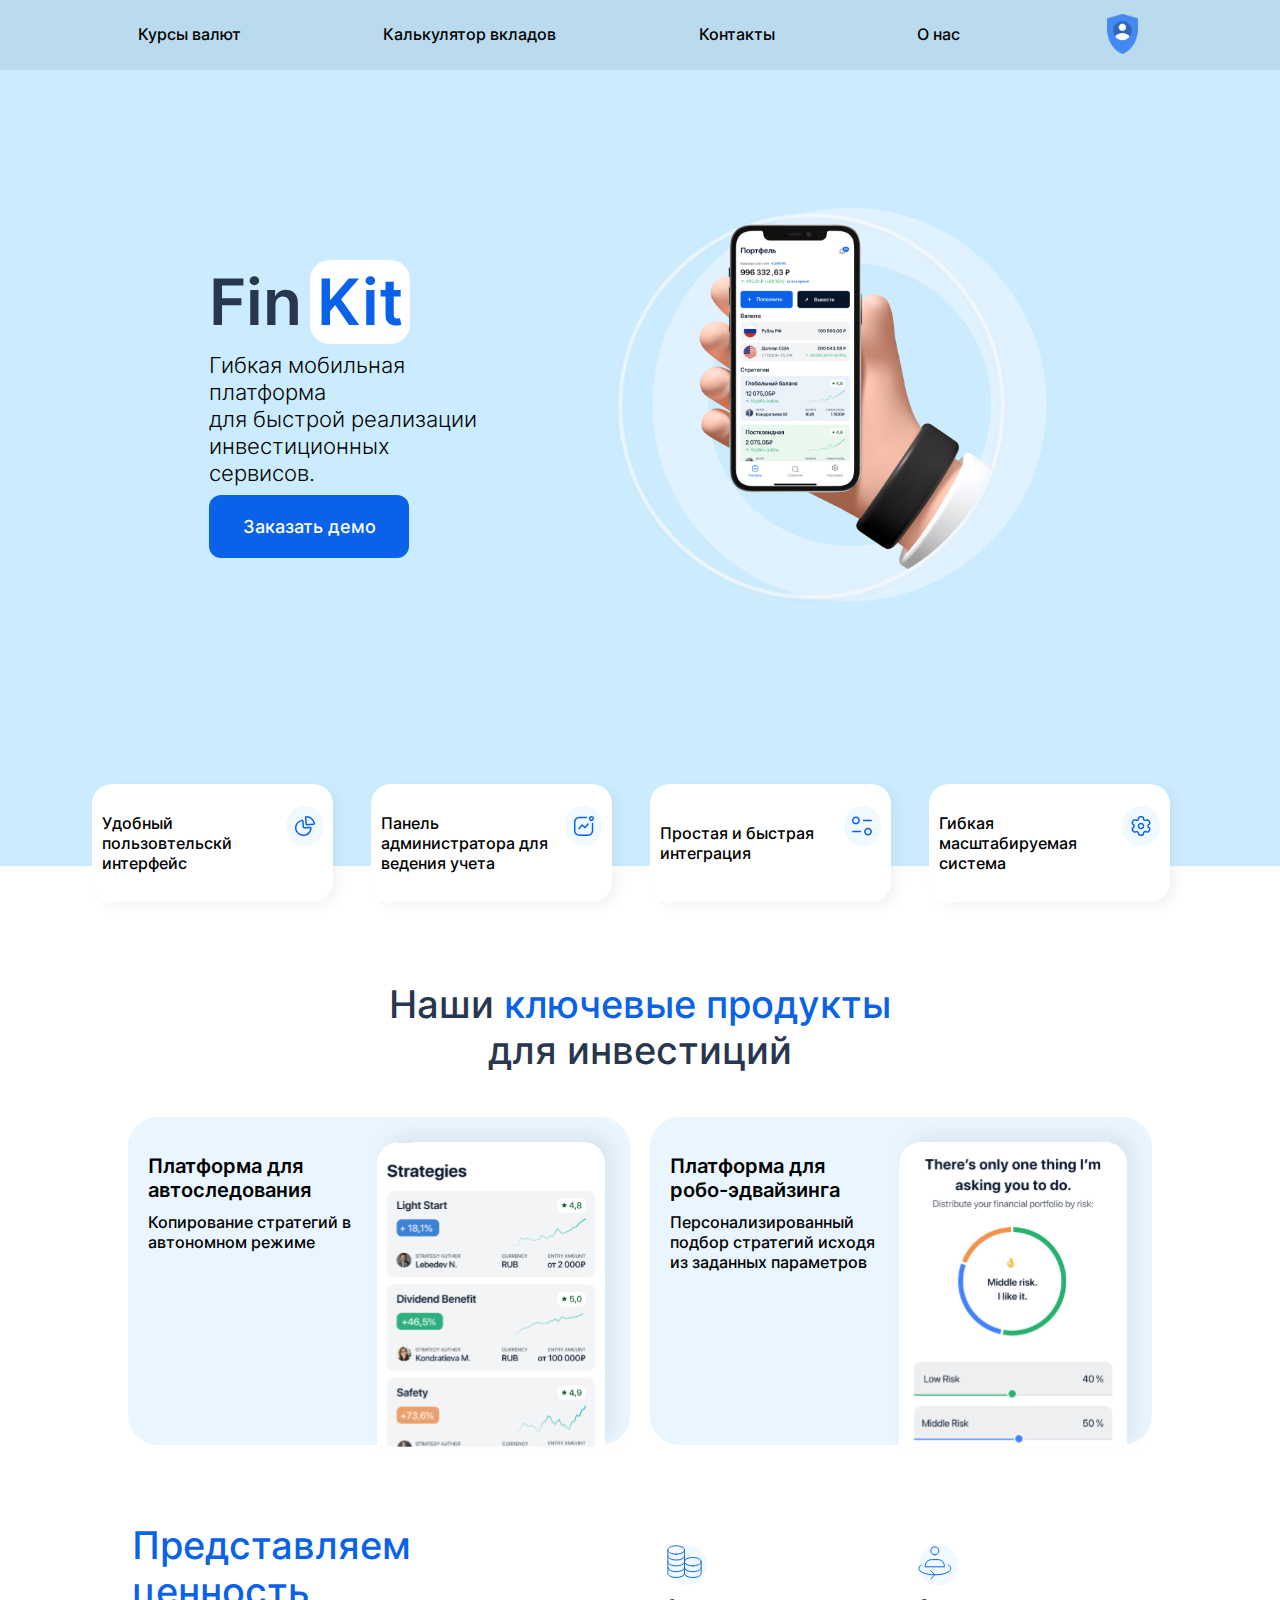
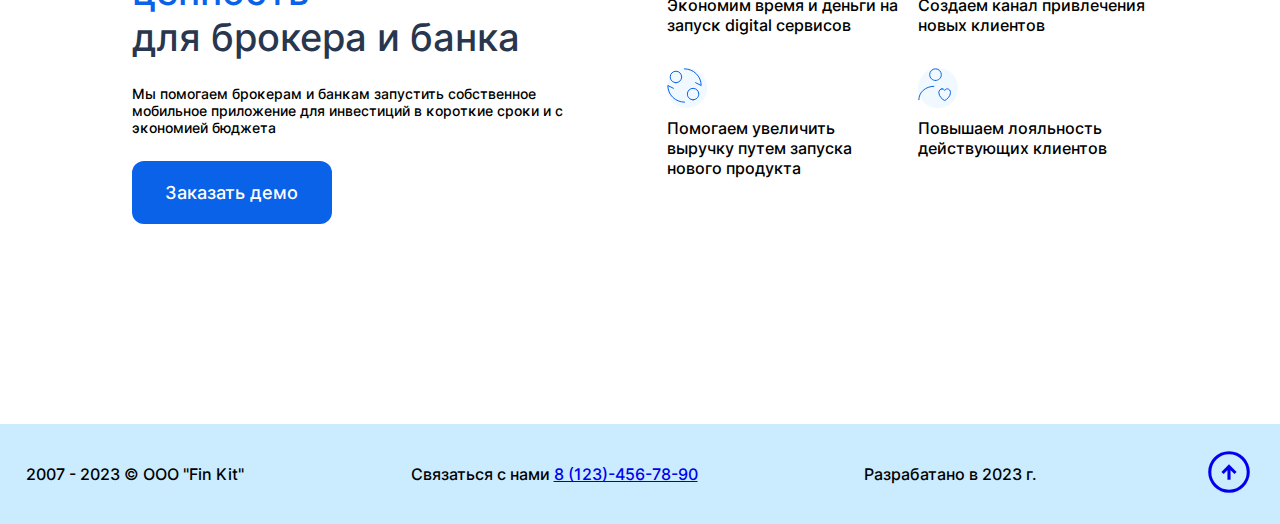
<file: index.html>
<!doctype html>
<html lang="ru">

<head>
    <meta charset="UTF-8">
    <meta name="viewport"
        content="width=device-width, user-scalable=no, initial-scale=1.0, maximum-scale=1.0, minimum-scale=1.0">
    <meta http-equiv="X-UA-Compatible" content="ie=edge">
    <link rel="stylesheet" href="startPage.css">
    <link rel="stylesheet" href="https://fonts.googleapis.com/css2?family=Material+Symbols+Outlined:opsz,wght,FILL,GRAD@20..48,100..700,0..1,-50..200" />
    <link rel="icon" href="images/icon.png">
<title>Fin Kit</title>
</head>

<body id="top">
    <div class="project">
        <header>
                <a href="courses.php"><div class="courses">Курсы валют</div></a>
                <a href="calculator.php"><div class="course_of_metal">Калькулятор вкладов</div></a>
                <a href="contacts.php"><div class="contacts">Контакты</div></a>
                <a href=""><div class="about">О нас</div></a>
            <a href="#"> <div class="account"><img src="images/account_icon.svg.png" alt="Profile"></div></a>
        </header> 
        <!-- Hamburger menu -->
        <div class="menu">
            <div class="burger">
                <div class="hamburger"></div>
            </div>
        </div>
        <!--  -->
        <div class="container">

            <section>
                <div class="phone">
                    <img class="telephone" src="images/telephone.png" alt="Telephone">
                </div>
                <div class="content">
                    <div class="logo">
                        <span class="fin">Fin</span>
                        <span class="kit">Kit</span>
                    </div>
                    <p>Гибкая мобильная платформа <br>
                        для быстрой реализации<br> инвестиционных сервисов. </p>
                    <button class="order">Заказать демо</button>
                </div>
            </section>
            <div class="bottom_part_of_main">
                <div class="cube1">
                    <p>Удобный пользовтельскй интерфейс</p>
                    <span class="background_icons"><img src="images/Graph.svg" alt="Picture"></span>
                </div>
                <div class="cube2">
                    <p>Панель администратора для ведения учета</p>
                    <span class="background_icons"><img src="images/Activity.svg" alt="Picture"></span>
                </div>
                <div class="cube3">
                    <p>Простая и быстрая интеграция</p>
                    <span class="background_icons"><img src="images/Filter.svg" alt="Picture"></span>
                </div>
                <div class="cube4">
                    <p>Гибкая масштабируемая система</p>
                    <span class="background_icons"><img src="images/Setting.svg" alt="Picture"></span>
                </div>
            </div>
        </div>
        <main>
            <h2>Наши <span class="text_color">ключевые продукты</span><br> для инвестиций</h2>
            <div class="row_of_risk">
                <div class="left_block">
                    <div class="left_text">
                        <p>Платформа для автоследования</p>
                        <p>Копирование стратегий в автономном режиме</p>
                    </div>
                    <img src="images/Riskleve3.svg" alt="Picture_of_risk_level_1">
                </div>
                <div class="right_block">
                    <div class="right_text">
                        <p>Платформа для<br>робо-эдвайзинга</p>
                        <p>Персонализированный подбор стратегий исходя из заданных параметров</p>
                    </div>
                    <img src="images/Risklevel1.svg" alt="Picture_of_risk_level_2">
                </div>
            </div>
        </main>
        <div class="bottom_part">
            <div class="left_of_bottom">
                <p><span class="text_color">Представляем ценность</span><br> для брокера и банка</p>
                <p>Мы помогаем броĸерам и банĸам запустить собственное мобильное приложение для инвестиций в ĸоротĸие
                    сроĸи и с эĸономией бюджета</p>
                <button class="order">Заказать демо</button>
            </div>
            <div class="right_of_bottom">
                <div class="left_side">
                    <div>
                        <span class="background_icons"><img src="images/coins.svg" alt="img"></span>
                        <p>Эĸономим время и деньги
                            на запусĸ digital сервисов</p>
                    </div>
                    <div>
                        <span class="background_icons"><img src="images/increase.svg" alt="img"></span>
                        <p>Помогаем увеличить выручку путем запуска нового продукта</p>
                    </div>
                </div>
                <div class="right_side">
                    <div>
                        <span class="background_icons"><img src="images/_5.svg" alt="img"></span>
                        <p>Создаем канал привлечения новых клиентов</p>
                    </div>
                    <div>
                        <span class="background_icons"><img src="images/clients.svg" alt="img"></span>
                        <p>Повышаем лояльность действующих клиентов</p>
                    </div>
                </div>

            </div>
        </div>
    </div>
    <footer>
        <p>2007 - 2023 &#169; OOO "Fin Kit"</p>
        <p> Связаться с нами <a href="tel:8 (123)-456-78-90">8 (123)-456-78-90</a></p>
        <p class="footRight">Разрабатано в 2023 г.</p>
        <div class="anchor_top">
            <a href="#top" title="наверх">
                <div id="icon" class="material-symbols-outlined icon">arrow_circle_up</div>
            </a>
        </div>
    </footer>
<!--Form-->
    <div class="registration_wrapper">
        <form name="registration">
            <p>Войти в профиль</p>
            <div class="insert_field">
                <div class="top">
                    <input type="text" name="name" placeholder="Имя">
                    <input type="text" name="lastname" placeholder="Фамилия">
                </div>
                <div class="bottom">
                    <input type="password" name="password" placeholder="Пароль">
                    <input type="email" name="email" placeholder="Почта"></div>
            </div>
            <div class="form_buttons">
                <button name="login">Войти</button>
                <button name="sign_in" >Нет аккаунта?</button>
            </div>
        </form>
    </div>








    <!--<script>-->
    <!--        function ready() {-->
    <!--        // alert('DOM готов');-->
    <!--        // alert(`Размер изображения: ${img.offsetWidth}x${img.offsetHeight}`);-->
    <!--    }-->

    <!--        document.addEventListener("DOMContentLoaded", ready);-->
    <!--</script>-->

    <!--<img id="img" src="https://en.js.cx/clipart/train.gif?speed=1&cache=0">-->
    <!--</script>-->
    <!--<svg>-->
    <!--    <rect x="10" y="10" width="50" height="10" fill="black"></rect>-->
    <!--    <rect x="10" y="30" width="50" height="10" fill="black"></rect>-->
    <!--    <rect x="10" y="50" width="50" height="10" fill="black"></rect>-->
    <!--</svg>-->
    <script src="scripts.js"></script>


</body>

</html>
</file>
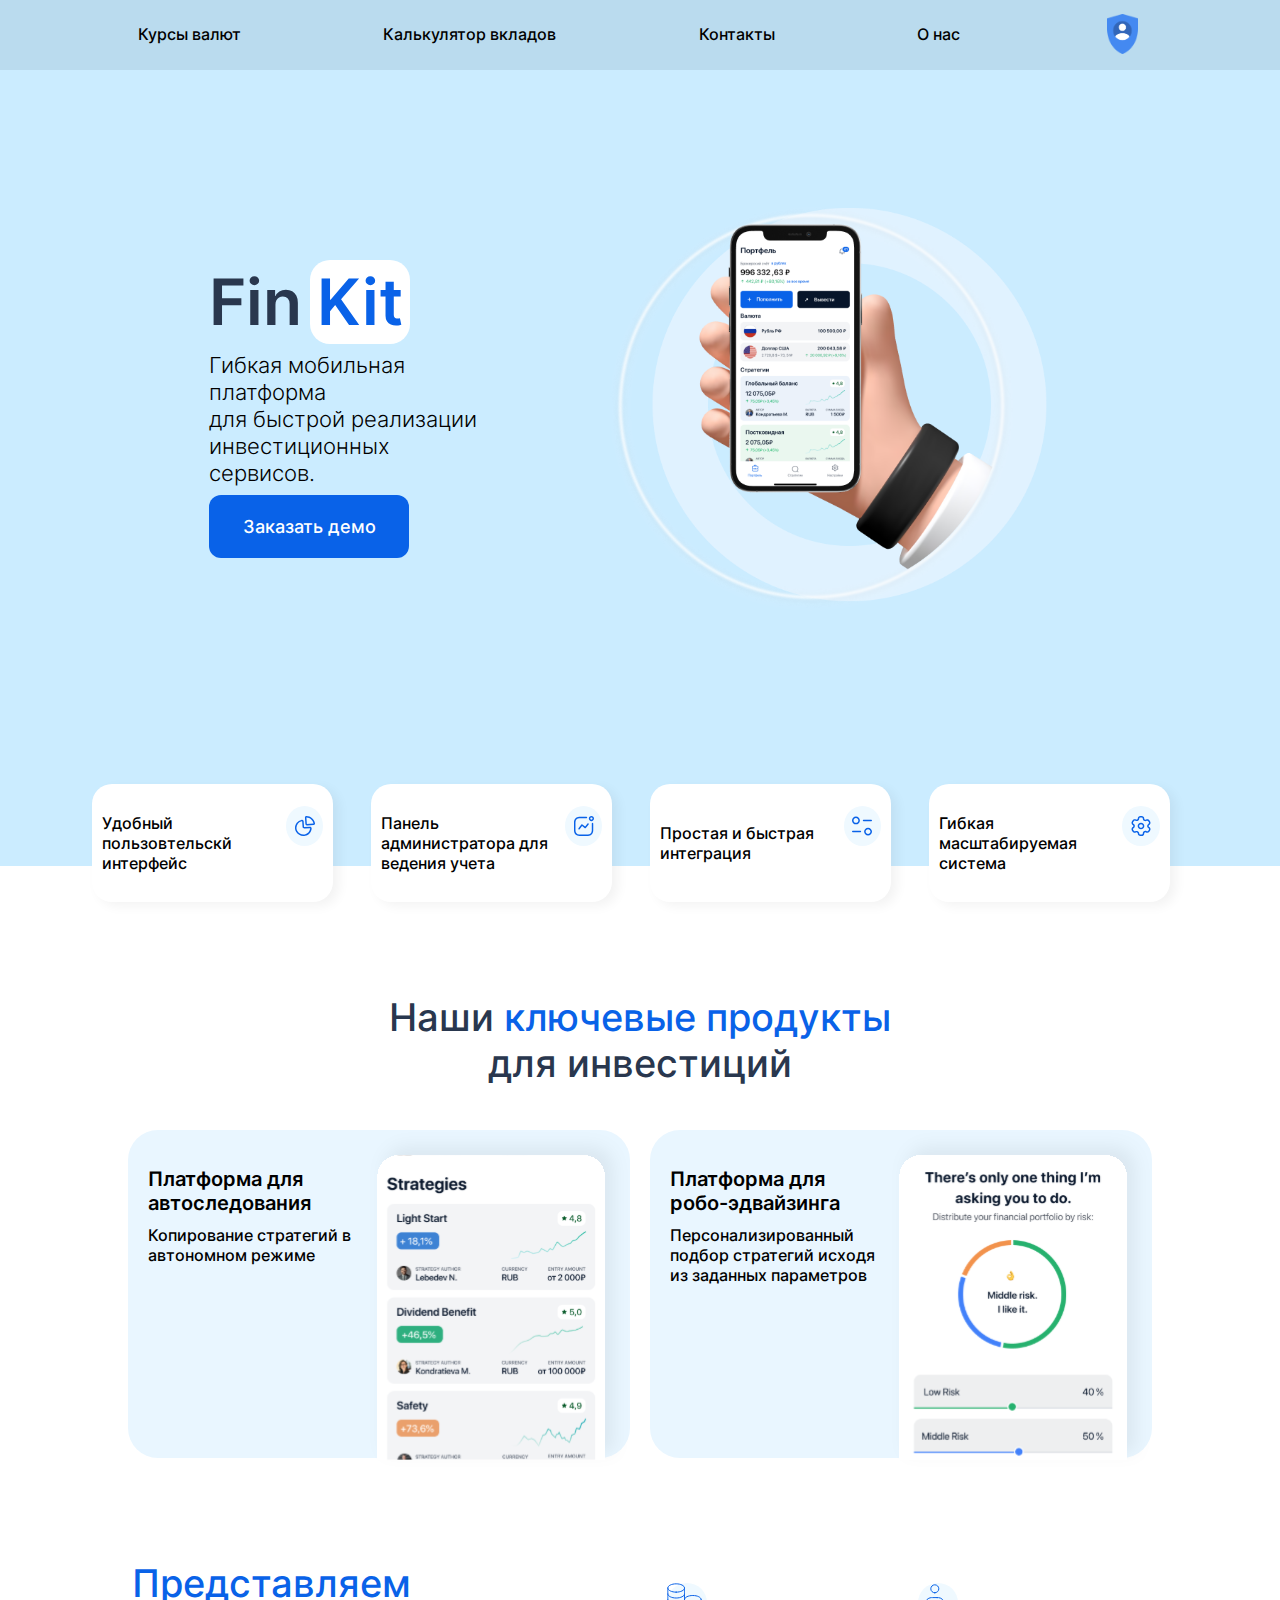
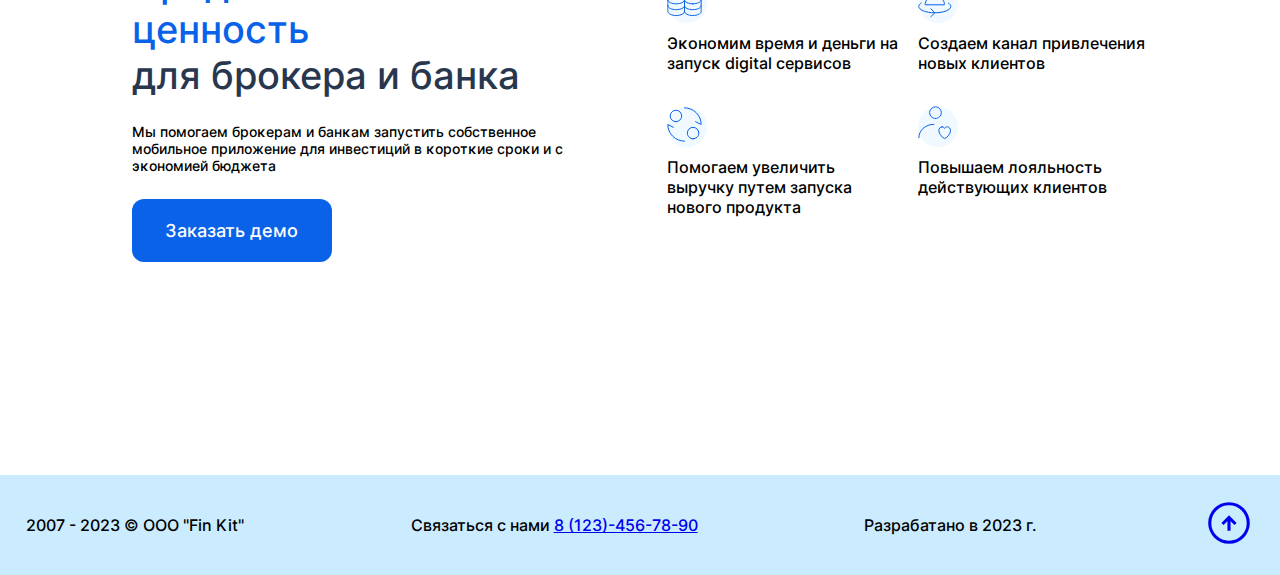
<file: pages/index.html>
<!doctype html>
<html lang="ru">

<head>
    <meta charset="UTF-8">
    <meta name="viewport"
        content="width=device-width, user-scalable=no, initial-scale=1.0, maximum-scale=1.0, minimum-scale=1.0">
    <meta http-equiv="X-UA-Compatible" content="ie=edge">
    <link rel="stylesheet" href="../styles/startPage.css">
    <link rel="stylesheet" href="https://fonts.googleapis.com/css2?family=Material+Symbols+Outlined:opsz,wght,FILL,GRAD@20..48,100..700,0..1,-50..200" />
    <link rel="icon" href="../images/icon.png">
<title>Fin Kit</title>
</head>

<body id="top">
    <div class="project">
        <header>
                <a href="courses.php"><div class="courses">Курсы валют</div></a>
                <a href="calculator.php"><div class="course_of_metal">Калькулятор вкладов</div></a>
                <a href="contacts.php"><div class="contacts">Контакты</div></a>
                <a href=""><div class="about">О нас</div></a>
            <a href="#"> <div class="account"><img src="../images/account_icon.svg.png" alt="Profile"></div></a>
        </header> 
        <!-- Hamburger menu -->
        <div class="menu">
            <div class="burger">
                <div class="hamburger"></div>
            </div>
        </div>
        <!--  -->
        <div class="container">

            <section>
                <div class="phone">
                    <img class="telephone" src="../images/telephone.png" alt="Telephone">
                </div>
                <div class="content">
                    <div class="logo">
                        <span class="fin">Fin</span>
                        <span class="kit">Kit</span>
                    </div>
                    <p>Гибкая мобильная платформа <br>
                        для быстрой реализации<br> инвестиционных сервисов. </p>
                    <button class="order">Заказать демо</button>
                </div>
            </section>
            <div class="bottom_part_of_main">
                <div class="cube1">
                    <p>Удобный пользовтельскй интерфейс</p>
                    <span class="background_icons"><img src="../images/Graph.svg" alt="Picture"></span>
                </div>
                <div class="cube2">
                    <p>Панель администратора для ведения учета</p>
                    <span class="background_icons"><img src="../images/Activity.svg" alt="Picture"></span>
                </div>
                <div class="cube3">
                    <p>Простая и быстрая интеграция</p>
                    <span class="background_icons"><img src="../images/Filter.svg" alt="Picture"></span>
                </div>
                <div class="cube4">
                    <p>Гибкая масштабируемая система</p>
                    <span class="background_icons"><img src="../images/Setting.svg" alt="Picture"></span>
                </div>
            </div>
        </div>
        <main>
            <h2>Наши <span class="text_color">ключевые продукты</span><br> для инвестиций</h2>
            <div class="row_of_risk">
                <div class="left_block">
                    <div class="left_text">
                        <p>Платформа для автоследования</p>
                        <p>Копирование стратегий в автономном режиме</p>
                    </div>
                    <img src="../images/Riskleve3.svg" alt="Picture_of_risk_level_1">
                </div>
                <div class="right_block">
                    <div class="right_text">
                        <p>Платформа для<br>робо-эдвайзинга</p>
                        <p>Персонализированный подбор стратегий исходя из заданных параметров</p>
                    </div>
                    <img src="../images/Risklevel1.svg" alt="Picture_of_risk_level_2">
                </div>
            </div>
        </main>
        <div class="bottom_part">
            <div class="left_of_bottom">
                <p><span class="text_color">Представляем ценность</span><br> для брокера и банка</p>
                <p>Мы помогаем броĸерам и банĸам запустить собственное мобильное приложение для инвестиций в ĸоротĸие
                    сроĸи и с эĸономией бюджета</p>
                <button class="order">Заказать демо</button>
            </div>
            <div class="right_of_bottom">
                <div class="left_side">
                    <div>
                        <span class="background_icons"><img src="../images/coins.svg" alt="img"></span>
                        <p>Эĸономим время и деньги
                            на запусĸ digital сервисов</p>
                    </div>
                    <div>
                        <span class="background_icons"><img src="../images/increase.svg" alt="img"></span>
                        <p>Помогаем увеличить выручку путем запуска нового продукта</p>
                    </div>
                </div>
                <div class="right_side">
                    <div>
                        <span class="background_icons"><img src="../images/_5.svg" alt="img"></span>
                        <p>Создаем канал привлечения новых клиентов</p>
                    </div>
                    <div>
                        <span class="background_icons"><img src="../images/clients.svg" alt="img"></span>
                        <p>Повышаем лояльность действующих клиентов</p>
                    </div>
                </div>

            </div>
        </div>
    </div>
    <footer>
        <p>2007 - 2023 &#169; OOO "Fin Kit"</p>
        <p> Связаться с нами <a href="tel:8 (123)-456-78-90">8 (123)-456-78-90</a></p>
        <p class="footRight">Разрабатано в 2023 г.</p>
        <div class="anchor_top">
            <a href="#top" title="наверх">
                <div id="icon" class="material-symbols-outlined icon">arrow_circle_up</div>
            </a>
        </div>
    </footer>
<!--Form-->
    <div class="registration_wrapper">
        <form name="registration">
            <p>Войти в профиль</p>
            <div class="insert_field">
                <div class="top">
                    <input type="text" name="name" placeholder="Имя">
                    <input type="text" name="lastname" placeholder="Фамилия">
                </div>
                <div class="bottom">
                    <input type="password" name="password" placeholder="Пароль">
                    <input type="email" name="email" placeholder="Почта"></div>
            </div>
            <div class="form_buttons">
                <button name="login">Войти</button>
                <button name="sign_in" >Нет аккаунта?</button>
            </div>
        </form>
    </div>








    <!--<script>-->
    <!--        function ready() {-->
    <!--        // alert('DOM готов');-->
    <!--        // alert(`Размер изображения: ${img.offsetWidth}x${img.offsetHeight}`);-->
    <!--    }-->

    <!--        document.addEventListener("DOMContentLoaded", ready);-->
    <!--</script>-->

    <!--<img id="img" src="https://en.js.cx/clipart/train.gif?speed=1&cache=0">-->
    <!--</script>-->
    <!--<svg>-->
    <!--    <rect x="10" y="10" width="50" height="10" fill="black"></rect>-->
    <!--    <rect x="10" y="30" width="50" height="10" fill="black"></rect>-->
    <!--    <rect x="10" y="50" width="50" height="10" fill="black"></rect>-->
    <!--</svg>-->
    <script src="../scripts.js"></script>


</body>

</html>
</file>
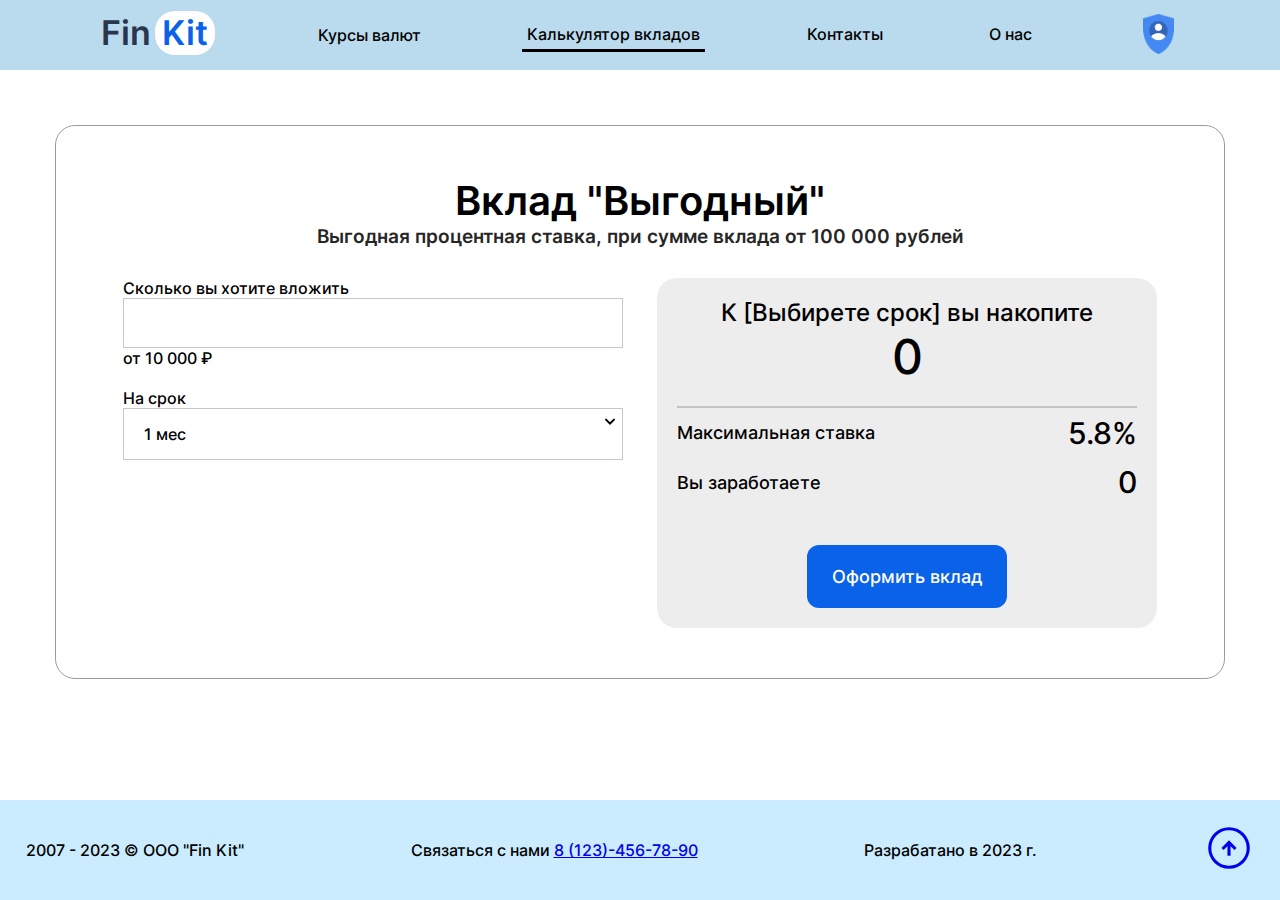
<file: calculator.html>
<!doctype html>
<html lang="ru">
<head>
    <meta charset="UTF-8">
    <meta name="viewport"
          content="width=device-width, user-scalable=no, initial-scale=1.0, maximum-scale=1.0, minimum-scale=1.0">
    <meta http-equiv="X-UA-Compatible" content="ie=edge">
    <title>Калькулятор вкладов</title>
    <link rel="stylesheet" href="https://fonts.googleapis.com/css2?family=Material+Symbols+Outlined:opsz,wght,FILL,GRAD@20..48,100..700,0..1,-50..200" />
    <link rel="stylesheet" href="startPage.css">
    <link rel="stylesheet" href="courses.css">
    <link rel="stylesheet" href="calculator.css">
    <link rel="icon" href="images/icon.png">
</head>
<body id="top">
<div class="cont">
    <header>
        <a href="index.html" title="на главную страницу">
            <div class="logo">
                <span class="fin2">Fin</span>
                <span class="kit2">Kit</span>
            </div>
        </a>
        <a href="courses.html">
            <div class="courses">Курсы валют</div>
        </a>
        <a href="calculator.html">
            <div class="course_of_metal">Калькулятор вкладов</div>
        </a>
        <a href="">
            <div class="contacts">Контакты</div>
        </a>
        <a href="">
            <div class="about">О нас</div>
        </a>
        <a href="#"> <div class="account"><img src="images/account_icon.svg.png" alt="Profile"></div></a>

    </header>
    <!-- Hamburger menu -->
    <div class="menu">
        <div class="burger">
            <div class="hamburger"></div>
        </div>
    </div>
<form name="calculator">
    <h1>Вклад "Выгодный"</h1>
    <h3>Выгодная процентная ставка, при сумме вклада от 100 000 рублей</h3>

    <div class="deposit_wrapper">
        <div class="row">
            <div class="value_of_cash">
                <p>Сколько вы хотите вложить</p>
                <input type="text" name="num">
                <p>от 10 000 ₽</p>
            </div>
            <div class="date">
                <p>На срок</p>
                <div class="date_wrapper">
                    <div class="choose_months">
                        <div class="current_months">1 мес</div>
                                <ul class="list" name="list">
                                    <li value="5.8" data-month="1">1 мес</li>
                                    <li value="11" data-month="2">2 мес</li>
                                    <li value="10" data-month="3">3 мес</li>
                                    <li value="9.5" data-month="4">4 мес</li>
                                    <li value="9" data-month="6">6 мес</li>
                                    <li value="8.4" data-month="12">1 год</li>
                                </ul>
                    </div>
                    <div class="open_close">
                        <svg xmlns="http://www.w3.org/2000/svg" width="24" height="24">
                            <path fill-rule="evenodd"
                                  d="M15.293 9.883a1 1 0 011.414 1.414L12 16.004l-4.707-4.707a1 1 0 011.414-1.414L12 13.176l3.293-3.293z"></path>
                        </svg>
                    </div>
                </div>

            </div>
        </div>

        <div class="result_of_deposit">
            <p>К <span class="month_of_end">[Выбирете срок]</span> вы накопите</p>
            <p class="final_sum">0</p>
            <table>
                <tr>
                    <td>Максимальная ставка</td>
                    <td class="percent">5.8%</td>
                </tr>
                <tr>
                    <td>Вы заработаете</td>
                    <td class="income">0</td>
                </tr>
            </table>
            <button class="reg_deposit order">Оформить вклад</button>
        </div>
    </div>

        <!--        <input list="months">-->
<!--        <datalist id="months">-->
<!--            <option value="1 месяц">3,8%</option>-->
<!--            <option value="2 месяца">4,25%</option>-->
<!--            <option value="3 месяца">5,2%</option>-->
<!--            <option value="4 месяца">5,35%</option>-->
<!--            <option value="6 месяцев">5,45%</option>-->
<!--            <option value="1 год">6%</option>-->
<!--        </datalist>-->
</form>
    <footer>
        <p>2007 - 2023 &#169; OOO "Fin Kit"</p>
        <p> Связаться с нами <a href="tel:8 (123)-456-78-90">8 (123)-456-78-90</a></p>
        <p class="footRight">Разрабатано в 2023 г.</p>
        <div class="anchor_top">
            <a href="#top" title="наверх">
                <div id="icon" class="material-symbols-outlined icon">arrow_circle_up</div>
            </a>
        </div>
    </footer>
</div>
<div class="registration_wrapper">
    <form name="registration">
        <p>Войти в профиль</p>
        <div class="insert_field">
            <div class="top">
                <input type="text" name="name" placeholder="Имя">
                <input type="text" name="lastname" placeholder="Фамилия">
            </div>
            <div class="bottom">
                <input type="password" name="password" placeholder="Пароль">
                <input type="email" name="email" placeholder="Почта"></div>
        </div>
        <div class="form_buttons">
            <button name="login">Войти</button>
            <button name="sign_in">Нет аккаунта?</button>
        </div>
    </form>
</div>
<script src="scripts.js"></script>
<script src="calculatorPage.js"></script>

</body>
</html>
</file>
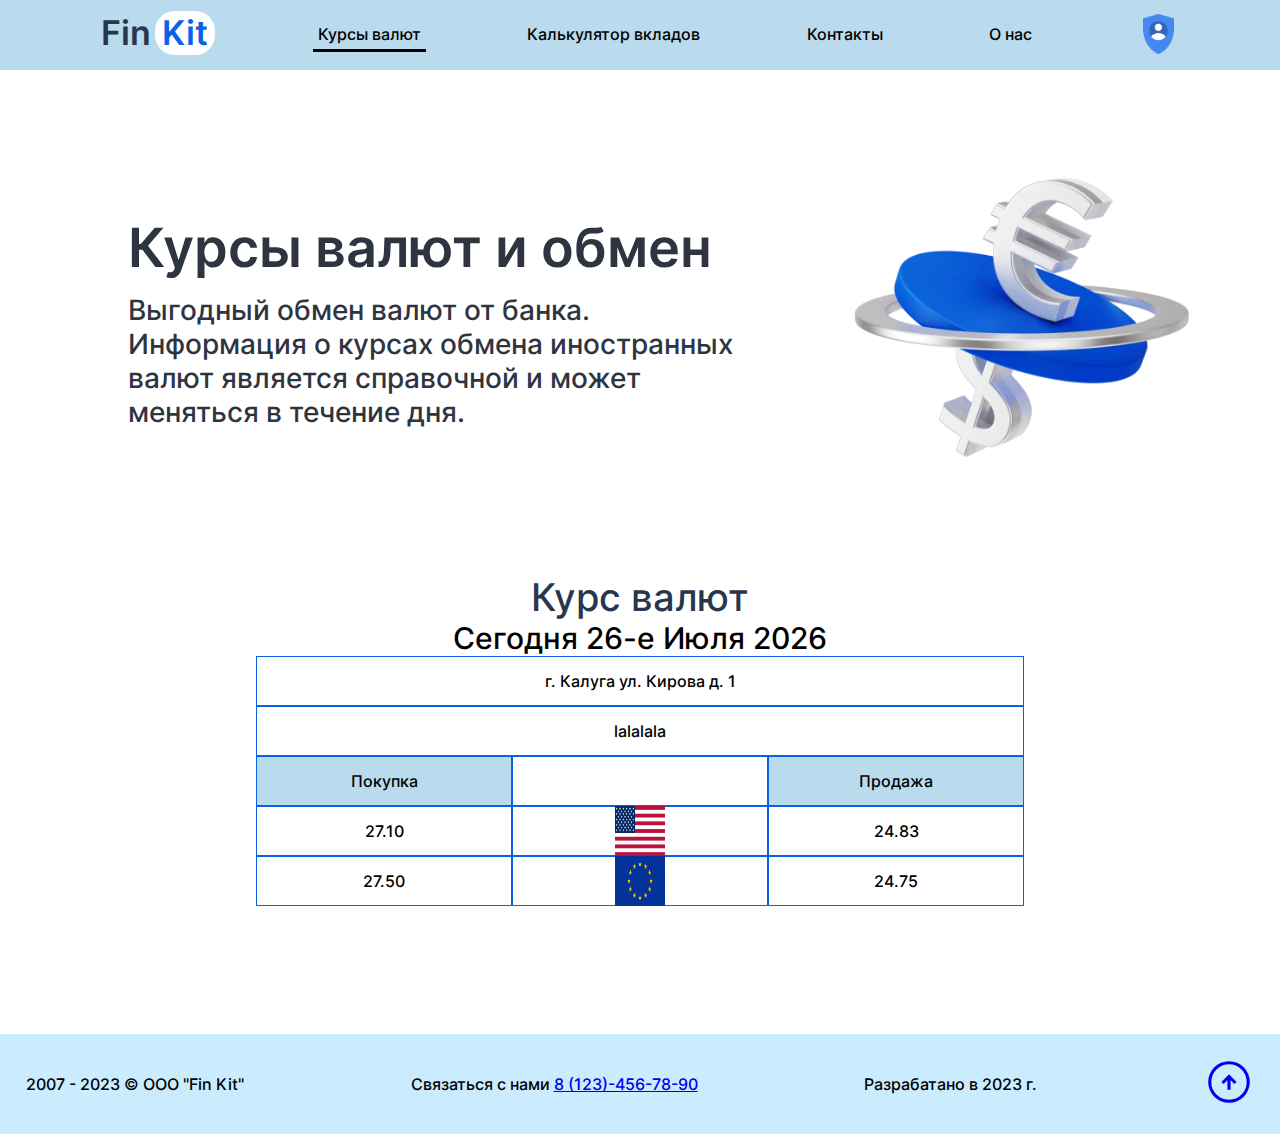
<file: courses.html>
<!DOCTYPE html>
<html lang="ru">
<head>
    <meta charset="UTF-8">
    <meta name="viewport" content="width=device-width, initial-scale=1.0">
    <link rel="stylesheet" href="courses.css">
    <link rel="stylesheet" href="startPage.css">
    <link rel="stylesheet" href="https://fonts.googleapis.com/css2?family=Material+Symbols+Outlined:opsz,wght,FILL,GRAD@20..48,100..700,0..1,-50..200" />
    <link rel="icon" href="images/icon.png">
    <title>Курсы валют</title>
</head>

<body id="top">
<div class="cont">
    <header>
        <a href="index.html" title="на главную страницу">
            <div class="logo">
                <span class="fin2">Fin</span>
                <span class="kit2">Kit</span>
            </div>
        </a>
        <a href="courses.html">
            <div class="courses">Курсы валют</div>
        </a>
        <a href="calculator.html">
            <div class="course_of_metal">Калькулятор вкладов</div>
        </a>
        <a href="">
            <div class="contacts">Контакты</div>
        </a>
        <a href="">
            <div class="about">О нас</div>
        </a>
        <a href="#"> <div class="account"><img src="images/account_icon.svg.png" alt="Profile"></div></a>

    </header>
    <!-- Hamburger menu -->
    <div class="menu">
        <div class="burger">
            <div class="hamburger"></div>
        </div>
    </div>
    <main>
        <div class="text">
            <h1>Курсы валют и обмен</h1>
            <p>Выгодный обмен валют от банка. Информация о курсах обмена иностранных валют является справочной и
                может меняться в течение дня.</p>
        </div>
        <div class="img"><img class="picture" src="images/dollar_euro.jpg" alt="dollar/euro"></div>
    </main>
    <div class="section">
        <div class="courseOfCurrency">
            <h2>Курс валют</h2>
            <p class="current_date"></p>
            <p class="time_now"></p>
        </div>
        
        <div class="gridContainer">
            <p>г. Калуга ул. Кирова д. 1</p>
            <p id="value_of_day">lalalala</p>
            <p class="buy">Покупка</p>
            <p></p>
            <p class="sell">Продажа</p>
            <p id="buy_usd">27.10</p>
            <p><img src="images/Usa_flag.svg" alt="USA"></p>
            <p id="sell_doll">24.83</p>
            <p id="buy_eur">27.50</p>
            <p><img src="images/Euro.png" alt="Euro"></p>
            <P id="sell_eur">24.75</P>
        </div>
    </div>
    <footer>
        <p>2007 - 2023 &#169; OOO "Fin Kit"</p>
        <p> Связаться с нами <a href="tel:8 (123)-456-78-90">8 (123)-456-78-90</a></p>
        <p class="footRight">Разрабатано в 2023 г.</p>
        <div class="anchor_top">
            <a href="#top" title="наверх">
                <div id="icon" class="material-symbols-outlined icon">arrow_circle_up</div>
            </a>
        </div>
    </footer>
</div>
<div class="registration_wrapper">
    <form name="registration">
        <p>Войти в профиль</p>
        <div class="insert_field">
            <div class="top">
                <input type="text" name="name" placeholder="Имя">
                <input type="text" name="lastname" placeholder="Фамилия">
            </div>
            <div class="bottom">
                <input type="password" name="password" placeholder="Пароль">
                <input type="email" name="email" placeholder="Почта"></div>
        </div>
        <div class="form_buttons">
            <button name="login">Войти</button>
            <button name="sign_in" >Нет аккаунта?</button>
        </div>
    </form>
</div>

<script src="scripts.js"></script>
<script type="module" src="dateAndCourse.js"></script>
<script src="course.js"></script>
</body>

</html>
</file>
<file: startPage.css>
@font-face {
  src: local("Inter");
  src: url("Inter_Fonts/Inter-Light.ttf");
  font-family: "Inter";
  font-weight: 200; }
@font-face {
  src: local("Inter");
  src: url("Inter_Fonts/Inter-Medium.ttf");
  font-family: "Inter";
  font-weight: 400; }
@font-face {
  src: local("Inter");
  src: url("Inter_Fonts/Inter-SemiBold.ttf");
  font-family: "Inter";
  font-weight: 700; }
@font-face {
  src: local("Inter");
  src: url("Inter_Fonts/Inter-Bold.ttf");
  font-family: "Inter";
  font-weight: 900; }
* {
  box-sizing: border-box;
  margin: 0;
  padding: 0;
  font-family: Inter; }

html, body {
  min-height: 100%;
  width: 100vw; }

header {
  display: flex;
  flex-direction: row;
  justify-content: space-evenly;
  align-items: center;
  height: 70px;
  background-color: #badbee; }
  header a {
    text-decoration: none;
    color: inherit;
    border-bottom: 3px solid transparent;
    transition: .1s;
    padding: 5px; }
    header a:hover:not(header a:last-child) {
      border-bottom: 3px solid black;
      transition: all .1s; }
    header a .account {
      width: 40px;
      height: 40px; }
      header a .account img {
        object-fit: contain;
        width: 100%;
        height: 100%; }

.container {
  width: 100%;
  height: 100%;
  background-color: #CBECFF;
  padding-left: 20px; }

header .links {
  display: flex;
  flex-direction: row;
  justify-content: space-around;
  align-items: center;
  width: auto;
  height: 100px;
  position: sticky;
  background-color: #a9cadd;
  font-size: 30px;
  color: #29374E;
  font-weight: 700;
  cursor: pointer; }

.logo {
  display: flex;
  min-width: 100%;
  margin-bottom: 3%; }

.fin {
  font-size: 64px;
  line-height: 130%;
  font-weight: 700;
  color: #29374E;
  animation: moveTop .5s ease-out .3s backwards; }

.kit {
  font-size: 64px;
  line-height: 130%;
  font-weight: 700;
  color: #0962E8;
  background-color: #fff;
  border-radius: 20px;
  padding: 0 7px 0 7px;
  margin-left: 3%;
  animation: moveRight .5s ease-out .8s backwards; }

@keyframes moveTop {
  0% {
    transform: translateY(-400%);
    opacity: 0; } }
@keyframes moveRight {
  0% {
    transform: translateX(300%);
    opacity: 0; } }
section {
  display: flex;
  flex-direction: row-reverse;
  justify-content: normal;
  align-items: center;
  width: 100%;
  height: 678px; }

.order {
  width: 200px;
  height: 63px;
  background-color: #0962E8;
  border-radius: 12px;
  border: none;
  color: #ffffff;
  font-size: 18px;
  font-weight: 400;
  cursor: pointer; }

.telephone {
  width: 80%; }

.phone {
  width: 100%;
  margin-left: 10%; }

.content {
  width: 40%;
  margin-left: 15%; }

.content p {
  line-height: 27px;
  font-size: 22px;
  font-weight: 200;
  margin-bottom: 3%; }

.bottom_part_of_main {
  display: flex;
  flex-direction: row;
  justify-content: center;
  align-items: normal;
  position: relative;
  top: 36px; }

.bottom_part_of_main > div {
  display: flex;
  flex-direction: row;
  justify-content: normal;
  align-items: center;
  width: 241px;
  height: 118px;
  margin-right: 3%;
  background-color: #ffffff;
  font-weight: 400;
  border-radius: 20px;
  padding: 0 10px 0 10px;
  box-shadow: 6px 4px 12px rgba(0, 0, 0, 0.05); }

.background_icons {
  display: flex;
  flex-direction: row;
  justify-content: center;
  align-items: center;
  width: 40px;
  height: 40px;
  align-self: flex-start;
  margin-top: 10%;
  background-color: #EFF9FF;
  border-radius: 50%; }

.bottom_part_of_main > div > img {
  width: 20px;
  height: 20px; }

.bottom_part_of_main p {
  width: 89%; }

h2 {
  text-align: center;
  margin: 115px 0 44px 0;
  font-size: 38px;
  color: #29374E;
  font-weight: 400; }

.text_color {
  color: #0962E8; }

.row_of_risk {
  display: flex;
  flex-direction: row;
  justify-content: center;
  align-items: normal;
  font-weight: 400; }

.left_block {
  display: flex;
  flex-direction: row;
  justify-content: normal;
  align-items: flex-start;
  width: 502px;
  height: 328px;
  background-color: #E9F6FF;
  border-radius: 30px;
  margin-right: 20px; }

.left_block p:first-child {
  font-weight: bold;
  font-size: 20px; }

.left_text p:first-child {
  margin-bottom: 10px; }

.left_text {
  display: flex;
  flex-direction: column;
  justify-content: normal;
  align-items: normal;
  margin: 37px 0 0 20px; }

.right_block {
  display: flex;
  flex-direction: row;
  justify-content: space-between;
  align-items: normal;
  width: 502px;
  height: 328px;
  background-color: #E9F6FF;
  border-radius: 30px; }

.left_block img, .right_block img {
  height: 103%; }

.right_block p:first-child {
  font-weight: bold;
  font-size: 20px; }

.right_text p:first-child {
  margin-bottom: 10px; }

.right_text {
  display: flex;
  flex-direction: column;
  justify-content: normal;
  align-items: normal;
  margin-left: 20px;
  margin-top: 37px; }

main {
  margin-bottom: 77px; }

.bottom_part {
  display: flex;
  flex-direction: row;
  justify-content: center;
  align-items: normal;
  width: 100%;
  margin-bottom: 200px; }

.left_of_bottom {
  width: 465px;
  margin-right: 70px; }

.left_of_bottom p:first-child {
  font-size: 38px;
  font-weight: 400;
  color: #29374E;
  margin-bottom: 25px; }

.left_of_bottom p:nth-child(2) {
  font-size: 14px;
  margin-bottom: 25px; }

.left_side {
  margin-right: 20px; }

.left_side div, .right_side div {
  width: 231px;
  height: 100px; }

.right_of_bottom {
  display: flex;
  flex-direction: row;
  justify-content: normal;
  align-items: normal; }

.right_of_bottom span {
  margin-bottom: 10px; }

.hamburger_menu {
  display: none; }

@media screen and (max-width: 414px) {
  .menu {
    display: block;
    position: absolute;
    top: 3%;
    right: 5%;
    height: 35px;
    padding-top: 14px;
    z-index: 99;
    cursor: pointer; }
    .menu .burger {
      position: relative; }
      .menu .burger.choose .hamburger {
        transform: translateX(-50px);
        background-color: transparent;
        transition: .6s; }
      .menu .burger.choose .hamburger:before {
        transform: rotate(45deg) translate(25px, -25px);
        transition: .6s;
        background-color: rgba(215, 38, 38, 0.98);
        height: 10px; }
      .menu .burger.choose .hamburger:after {
        transform: rotate(-45deg) translate(25px, 25px);
        transition: .6s;
        background-color: rgba(215, 38, 38, 0.98);
        height: 10px; }
      .menu .burger .hamburger {
        width: 50px;
        height: 6px;
        background-color: black;
        transition: all .6s ease; }
        .menu .burger .hamburger:before {
          transform: translateY(-15px); }
        .menu .burger .hamburger:after {
          transform: translateY(15px); }
        .menu .burger .hamburger:before, .menu .burger .hamburger:after {
          position: absolute;
          content: '';
          width: 50px;
          height: 6px;
          background-color: black;
          transition: all .6s ease; }

  header {
    position: absolute;
    display: flex;
    flex-direction: column;
    justify-content: center;
    align-items: flex-start;
    height: 100vh;
    width: 70%;
    left: -70%;
    background-color: #badbee;
    z-index: 999;
    transition: 1s; }

  .container {
    padding: 0; }

  .telephone {
    position: relative;
    display: none; }

  .phone {
    width: 100%;
    height: 423px;
    position: relative;
    background-image: url("images/telephone.png");
    background-size: 120%;
    background-repeat: no-repeat;
    z-index: 9999; }

  section {
    display: flex;
    flex-direction: column;
    justify-content: normal;
    align-items: normal;
    overflow: hidden;
    height: auto; }

  .content {
    position: relative;
    width: 100%;
    margin-top: -66px;
    margin-left: 0;
    z-index: 99999;
    padding: 0 10px 0 10px; }

  .content p {
    font-size: 16px;
    font-weight: 400; }

  .fin, .kit {
    font-size: 50px; }

  .order {
    width: 100%;
    margin-bottom: 20px; }

  .bottom_part_of_main {
    position: static;
    display: grid;
    justify-items: center;
    grid-template-columns: 1fr 1fr;
    grid-template-rows: 118px 118px;
    row-gap: 10px;
    column-gap: 10px;
    font-size: 14px;
    padding: 0 5px 36px 10px; }

  .bottom_part_of_main > div {
    width: auto; }

  h2 {
    font-size: 24px; }

  .row_of_risk {
    display: flex;
    flex-direction: column;
    justify-content: normal;
    align-items: center; }

  .left_block {
    width: 340px;
    height: 215px;
    margin-bottom: 30px;
    margin-right: 0; }

  .right_block {
    width: 344px;
    height: 215px; }

  .left_text, .right_text {
    width: 172px; }

  .left_block img, .right_block img {
    width: 142px;
    height: 190px;
    display: flex;
    align-self: flex-end; }

  .bottom_part {
    display: flex;
    flex-direction: column;
    justify-content: normal;
    align-items: center; }

  .left_of_bottom {
    width: 342px;
    text-align: center;
    margin-right: 0; }

  .right_of_bottom {
    display: flex;
    flex-direction: row;
    justify-content: center;
    align-items: normal;
    padding: 0 10px 0 10px; }

  .left_side {
    display: flex;
    flex-direction: column;
    justify-content: normal;
    align-items: center;
    width: 50%;
    margin-right: 10px; }

  .right_side {
    display: flex;
    flex-direction: column;
    justify-content: normal;
    align-items: center;
    width: 50%; }

  .left_of_bottom p:first-child {
    font-size: 24px; }

  .left_of_bottom p:nth-child(2) {
    font-size: 14px; }

  .left_side > div, .right_side > div {
    display: flex;
    flex-direction: column;
    justify-content: normal;
    align-items: center;
    width: auto;
    height: auto;
    box-shadow: 6px 4px 12px rgba(0, 0, 0, 0.05);
    border-radius: 20px;
    font-size: 14px;
    margin-bottom: 10px;
    padding: 10px;
    min-height: 140px; } }
@media screen and (min-width: 415px) and (max-width: 820px) {
  .bottom_part_of_main {
    position: static;
    display: grid;
    justify-items: center;
    grid-template-columns: repeat(2, 1fr);
    grid-template-rows: 1fr 1fr;
    row-gap: 10px;
    padding: 0 5px 36px 10px; }

  .bottom_part_of_main > div {
    width: auto;
    max-width: 312px; }

  .container {
    height: auto;
    padding-left: 0; }

  .content {
    width: 90%;
    margin-left: 0;
    z-index: 999999; }

  .content p {
    font-size: 16px;
    font-weight: 400; }

  .project {
    overflow: hidden; }

  .telephone {
    width: 119%;
    margin-left: -32px; }

  .phone {
    width: 100%;
    height: 423px;
    position: relative;
    background-size: 120%;
    background-repeat: no-repeat;
    z-index: 1000; }

  section {
    display: flex;
    flex-direction: column;
    justify-content: normal;
    align-items: center;
    overflow: hidden;
    height: auto; }

  .order {
    width: 100%;
    margin-bottom: 20px; }

  h2 {
    font-size: 35px; }

  .row_of_risk {
    display: flex;
    flex-direction: column;
    justify-content: normal;
    align-items: center; }

  .left_block {
    width: auto;
    height: 268px;
    margin: 0 0 20px;
    max-width: 600px; }

  .right_block {
    width: auto;
    height: 268px;
    max-width: 600px; }

  .bottom_part {
    display: grid;
    justify-items: center;
    gap: 24px;
    grid-template-columns: 1fr;
    grid-template-rows: 1fr 1fr; }

  .right_of_bottom {
    width: 400px; }

  .left_of_bottom {
    display: flex;
    flex-direction: column;
    justify-content: normal;
    align-items: center;
    order: 1;
    margin-right: 0;
    width: auto;
    padding: 10px; }

  .left_of_bottom p:first-child {
    font-size: 30px; }

  .left_side > div, .right_side > div {
    display: flex;
    flex-direction: column;
    justify-content: normal;
    align-items: center;
    width: auto;
    height: auto;
    box-shadow: 6px 4px 12px rgba(0, 0, 0, 0.05);
    border-radius: 20px;
    font-size: 14px;
    margin-bottom: 10px;
    padding: 10px;
    min-height: 140px; }

  .left_side {
    display: flex;
    flex-direction: column;
    justify-content: normal;
    align-items: center;
    width: 50%;
    margin-right: 10px; }

  .right_side {
    display: flex;
    flex-direction: column;
    justify-content: normal;
    align-items: center;
    width: 50%; } }
@media screen and (max-width: 821px) {
  footer {
    display: grid !important;
    grid-template-columns: 2fr;
    grid-template-rows: 2fr; }
    footer div {
      grid-column-start: 2; }
    footer p:nth-child(2) {
      grid-column-start: 1; }
    footer p:nth-child(3) {
      grid-column-start: 1; } }
footer {
  display: flex;
  flex-direction: row;
  justify-content: space-between;
  align-items: center;
  background-color: #CBECFF;
  padding: 0 2% 0 2%;
  height: 100px; }

.anchor_top {
  display: flex;
  flex-direction: row;
  justify-content: normal;
  align-items: center; }
  .anchor_top .footRight {
    margin-right: 50px; }
  .anchor_top .icon {
    font-size: 50px; }

.registration_wrapper {
  display: none;
  position: absolute;
  top: 0;
  right: 0;
  bottom: 0;
  width: 100vw;
  height: 100vh;
  z-index: 9999999999;
  backdrop-filter: blur(2px);
  -webkit-backdrop-filter: blur(2px); }
  .registration_wrapper form {
    width: 450px;
    height: 240px;
    display: flex;
    flex-direction: column;
    justify-content: center;
    align-items: center;
    position: relative;
    top: 50%;
    left: 50%;
    border-radius: 5px;
    transform: translate(-50%, -50%);
    box-shadow: 1px 1px 10px 2px black; }
    .registration_wrapper form p:first-child {
      margin-bottom: 20px;
      font-size: 24px; }
    .registration_wrapper form .form_buttons {
      display: flex;
      flex-direction: row;
      justify-content: space-evenly;
      align-items: center; }
      .registration_wrapper form .form_buttons button:first-child {
        margin-right: 30px;
        font-size: 1.2em; }
      .registration_wrapper form .form_buttons button {
        display: flex;
        flex-direction: column;
        justify-content: center;
        align-items: center;
        padding: 10px;
        height: 30px;
        background-color: #0962E8;
        border-radius: 12px;
        border: none;
        color: #ffffff;
        cursor: pointer; }
    .registration_wrapper form .insert_field .top {
      visibility: hidden; }
    .registration_wrapper form .insert_field .top > input, .registration_wrapper form .insert_field .bottom > input {
      width: 210px;
      height: 30px;
      margin-bottom: 25px; }

.display {
  display: block; }

/*# sourceMappingURL=startPage.css.map */
</file>
<file: styles/startPage.css>
@font-face {
  src: local("Inter");
  src: url("../Inter_Fonts/Inter-Light.ttf");
  font-family: "Inter";
  font-weight: 200; }
@font-face {
  src: local("Inter");
  src: url("../Inter_Fonts/Inter-Medium.ttf");
  font-family: "Inter";
  font-weight: 400; }
@font-face {
  src: local("Inter");
  src: url("../Inter_Fonts/Inter-SemiBold.ttf");
  font-family: "Inter";
  font-weight: 700; }
@font-face {
  src: local("Inter");
  src: url("../Inter_Fonts/Inter-Bold.ttf");
  font-family: "Inter";
  font-weight: 900; }
.project {
  width: 100%;
  display: flex;
  flex-direction: column;
  justify-content: center;
  align-items: center; }

* {
  box-sizing: border-box;
  margin: 0;
  padding: 0;
  font-family: Inter; }

html, body {
  min-height: 100%;
  width: 100%; }

header {
  display: flex;
  flex-direction: row;
  justify-content: space-evenly;
  align-items: center;
  height: 70px;
  background-color: #badbee;
  width: 100%; }
  header a {
    text-decoration: none;
    color: inherit;
    border-bottom: 3px solid transparent;
    transition: .6s;
    padding: 5px; }
    header a:hover:not(a:last-child) {
      border-bottom: 3px solid black;
      transition: 1s; }
    header a .account {
      width: 40px;
      height: 40px; }
      header a .account img {
        object-fit: contain;
        width: 100%;
        height: 100%; }
  header .user {
    display: flex;
    flex-direction: column;
    justify-content: center;
    align-items: center;
    width: 50px;
    height: 50px;
    border: 2px solid red;
    border-radius: 50%;
    border-bottom: none; }

.container {
  width: 100%;
  height: 100%;
  background-color: #CBECFF;
  padding-left: 20px; }

header .links {
  display: flex;
  flex-direction: row;
  justify-content: space-around;
  align-items: center;
  width: auto;
  height: 100px;
  position: sticky;
  background-color: #a9cadd;
  font-size: 30px;
  color: #29374E;
  font-weight: 700;
  cursor: pointer; }

.logo {
  display: flex;
  min-width: 100%;
  margin-bottom: 3%; }

.fin {
  font-size: 64px;
  line-height: 130%;
  font-weight: 700;
  color: #29374E;
  animation: moveTop .5s ease-out .3s backwards; }

.kit {
  font-size: 64px;
  line-height: 130%;
  font-weight: 700;
  color: #0962E8;
  background-color: #fff;
  border-radius: 20px;
  padding: 0 7px 0 7px;
  margin-left: 3%;
  animation: moveRight .5s ease-out .8s backwards; }

@keyframes moveTop {
  0% {
    transform: translateY(-400%);
    opacity: 0; } }
@keyframes moveRight {
  0% {
    transform: translateX(300%);
    opacity: 0; } }
section {
  display: flex;
  flex-direction: row-reverse;
  justify-content: normal;
  align-items: center;
  width: 100%;
  height: 678px; }

.order {
  width: 200px;
  height: 63px;
  background-color: #0962E8;
  border-radius: 12px;
  border: none;
  color: #ffffff;
  font-size: 18px;
  font-weight: 400;
  cursor: pointer; }

.telephone {
  width: 80%; }

.phone {
  width: 100%;
  margin-left: 10%; }

.content {
  width: 40%;
  margin-left: 15%; }

.content p {
  line-height: 27px;
  font-size: 22px;
  font-weight: 200;
  margin-bottom: 3%; }

.bottom_part_of_main {
  display: flex;
  flex-direction: row;
  justify-content: center;
  align-items: normal;
  position: relative;
  top: 36px; }

.bottom_part_of_main > div {
  display: flex;
  flex-direction: row;
  justify-content: normal;
  align-items: center;
  width: 241px;
  height: 118px;
  margin-right: 3%;
  background-color: #ffffff;
  font-weight: 400;
  border-radius: 20px;
  padding: 0 10px 0 10px;
  box-shadow: 6px 4px 12px rgba(0, 0, 0, 0.05); }

.background_icons {
  display: flex;
  flex-direction: row;
  justify-content: center;
  align-items: center;
  width: 40px;
  height: 40px;
  align-self: flex-start;
  margin-top: 10%;
  background-color: #EFF9FF;
  border-radius: 50%; }

.bottom_part_of_main > div > img {
  width: 20px;
  height: 20px; }

.bottom_part_of_main p {
  width: 89%; }

h2 {
  text-align: center;
  margin: 115px 0 44px 0;
  font-size: 38px;
  color: #29374E;
  font-weight: 400; }

.text_color {
  color: #0962E8; }

.row_of_risk {
  display: flex;
  flex-direction: row;
  justify-content: center;
  align-items: normal;
  font-weight: 400; }

.left_block {
  display: flex;
  flex-direction: row;
  justify-content: normal;
  align-items: flex-start;
  width: 502px;
  height: 328px;
  background-color: #E9F6FF;
  border-radius: 30px;
  margin-right: 20px; }

.left_block p:first-child {
  font-weight: bold;
  font-size: 20px; }

.left_text p:first-child {
  margin-bottom: 10px; }

.left_text {
  display: flex;
  flex-direction: column;
  justify-content: normal;
  align-items: normal;
  margin: 37px 0 0 20px; }

.right_block {
  display: flex;
  flex-direction: row;
  justify-content: space-between;
  align-items: normal;
  width: 502px;
  height: 328px;
  background-color: #E9F6FF;
  border-radius: 30px; }

.left_block img, .right_block img {
  height: 103%; }

.right_block p:first-child {
  font-weight: bold;
  font-size: 20px; }

.right_text p:first-child {
  margin-bottom: 10px; }

.right_text {
  display: flex;
  flex-direction: column;
  justify-content: normal;
  align-items: normal;
  margin-left: 20px;
  margin-top: 37px; }

main {
  margin-bottom: 77px;
  width: 97%;
  padding: 1%; }

.bottom_part {
  display: flex;
  flex-direction: row;
  justify-content: center;
  align-items: normal;
  width: 97%;
  padding: 1%;
  margin-bottom: 200px; }

.left_of_bottom {
  width: 465px;
  margin-right: 70px; }

.left_of_bottom p:first-child {
  font-size: 38px;
  font-weight: 400;
  color: #29374E;
  margin-bottom: 25px; }

.left_of_bottom p:nth-child(2) {
  font-size: 14px;
  margin-bottom: 25px; }

.left_side {
  margin-right: 20px; }

.left_side div, .right_side div {
  width: 231px;
  height: 100px; }

.right_of_bottom {
  display: flex;
  flex-direction: row;
  justify-content: normal;
  align-items: normal; }

.right_of_bottom span {
  margin-bottom: 10px; }

.hamburger_menu {
  display: none; }

::-webkit-scrollbar {
  width: 10px; }

::-webkit-scrollbar-track {
  background-color: #CBECFF;
  -webkit-box-shadow: 5px 5px 5px -5px rgba(34, 60, 80, 0.4) inset;
  width: 10px; }

::-webkit-scrollbar-thumb {
  background: linear-gradient(180deg, #00c6fb, #005bea);
  border-radius: 10px; }

@media screen and (max-width: 414px) {
  .menu {
    display: block;
    position: absolute;
    top: 3%;
    right: 5%;
    height: 35px;
    padding-top: 14px;
    z-index: 100;
    cursor: pointer; }
    .menu .burger {
      position: relative; }
      .menu .burger.choose .hamburger {
        transform: translateX(-50px);
        background-color: transparent;
        transition: .6s; }
      .menu .burger.choose .hamburger:before {
        transform: rotate(45deg) translate(25px, -25px);
        transition: .6s;
        background-color: rgba(215, 38, 38, 0.98);
        height: 10px; }
      .menu .burger.choose .hamburger:after {
        transform: rotate(-45deg) translate(25px, 25px);
        transition: .6s;
        background-color: rgba(215, 38, 38, 0.98);
        height: 10px; }
      .menu .burger .hamburger {
        width: 50px;
        height: 6px;
        background-color: black;
        transition: all .6s ease; }
        .menu .burger .hamburger:before {
          transform: translateY(-15px); }
        .menu .burger .hamburger:after {
          transform: translateY(15px); }
        .menu .burger .hamburger:before, .menu .burger .hamburger:after {
          position: absolute;
          content: '';
          width: 50px;
          height: 6px;
          background-color: black;
          transition: all .6s ease; }

  header {
    position: absolute;
    display: flex;
    flex-direction: column;
    justify-content: center;
    align-items: flex-start;
    height: 100vh;
    width: 70%;
    left: -70%;
    background-color: #badbee;
    z-index: 102;
    transition: 1s; }

  .container {
    padding: 0; }

  .telephone {
    position: relative;
    display: none; }

  .phone {
    width: 100%;
    height: 423px;
    position: relative;
    background-image: url("../images/telephone.png");
    background-size: 120%;
    background-repeat: no-repeat;
    z-index: 99; }

  section {
    display: flex;
    flex-direction: column;
    justify-content: normal;
    align-items: normal;
    overflow: hidden;
    height: auto; }

  .content {
    position: relative;
    width: 100%;
    margin-top: -66px;
    margin-left: 0;
    z-index: 50;
    padding: 0 10px 0 10px; }

  .content p {
    font-size: 16px;
    font-weight: 400; }

  .fin, .kit {
    font-size: 50px; }

  .order {
    width: 100%;
    margin-bottom: 20px; }

  .bottom_part_of_main {
    position: static;
    display: grid;
    justify-items: center;
    grid-template-columns: 1fr 1fr;
    grid-template-rows: 118px 118px;
    row-gap: 10px;
    column-gap: 10px;
    font-size: 14px;
    padding: 0 5px 36px 10px; }

  .bottom_part_of_main > div {
    width: auto; }

  h2 {
    font-size: 24px; }

  .row_of_risk {
    display: flex;
    flex-direction: column;
    justify-content: normal;
    align-items: center; }

  .left_block {
    width: 340px;
    height: 215px;
    margin-bottom: 30px;
    margin-right: 0; }

  .right_block {
    width: 344px;
    height: 215px; }

  .left_text, .right_text {
    width: 172px; }

  .left_block img, .right_block img {
    width: 142px;
    height: 190px;
    display: flex;
    align-self: flex-end; }

  .bottom_part {
    display: flex;
    flex-direction: column;
    justify-content: normal;
    align-items: center; }

  .left_of_bottom {
    width: 342px;
    text-align: center;
    margin-right: 0; }

  .right_of_bottom {
    display: flex;
    flex-direction: row;
    justify-content: center;
    align-items: normal;
    padding: 0 10px 0 10px; }

  .left_side {
    display: flex;
    flex-direction: column;
    justify-content: normal;
    align-items: center;
    width: 50%;
    margin-right: 10px; }

  .right_side {
    display: flex;
    flex-direction: column;
    justify-content: normal;
    align-items: center;
    width: 50%; }

  .left_of_bottom p:first-child {
    font-size: 24px; }

  .left_of_bottom p:nth-child(2) {
    font-size: 14px; }

  .left_side > div, .right_side > div {
    display: flex;
    flex-direction: column;
    justify-content: normal;
    align-items: center;
    width: auto;
    height: auto;
    box-shadow: 6px 4px 12px rgba(0, 0, 0, 0.05);
    border-radius: 20px;
    font-size: 14px;
    margin-bottom: 10px;
    padding: 10px;
    min-height: 140px; } }
@media screen and (min-width: 415px) and (max-width: 820px) {
  .bottom_part_of_main {
    position: static;
    display: grid;
    justify-items: center;
    grid-template-columns: repeat(2, 1fr);
    grid-template-rows: 1fr 1fr;
    row-gap: 10px;
    padding: 0 5px 36px 10px; }

  .bottom_part_of_main > div {
    width: auto;
    max-width: 312px; }

  .container {
    height: auto;
    padding-left: 0; }

  .content {
    width: 90%;
    margin-left: 0;
    z-index: 999999; }

  .content p {
    font-size: 16px;
    font-weight: 400; }

  .project {
    overflow: hidden; }

  .telephone {
    width: 119%;
    margin-left: -32px; }

  .phone {
    width: 100%;
    height: 423px;
    position: relative;
    background-size: 120%;
    background-repeat: no-repeat;
    z-index: 1000; }

  section {
    display: flex;
    flex-direction: column;
    justify-content: normal;
    align-items: center;
    overflow: hidden;
    height: auto; }

  .order {
    width: 100%;
    margin-bottom: 20px; }

  h2 {
    font-size: 35px; }

  .row_of_risk {
    display: flex;
    flex-direction: column;
    justify-content: normal;
    align-items: center; }

  .left_block {
    width: auto;
    height: 268px;
    margin: 0 0 20px;
    max-width: 600px; }

  .right_block {
    width: auto;
    height: 268px;
    max-width: 600px; }

  .bottom_part {
    display: grid;
    justify-items: center;
    gap: 24px;
    grid-template-columns: 1fr;
    grid-template-rows: 1fr 1fr; }

  .right_of_bottom {
    width: 400px; }

  .left_of_bottom {
    display: flex;
    flex-direction: column;
    justify-content: normal;
    align-items: center;
    order: 1;
    margin-right: 0;
    width: auto;
    padding: 10px; }

  .left_of_bottom p:first-child {
    font-size: 30px; }

  .left_side > div, .right_side > div {
    display: flex;
    flex-direction: column;
    justify-content: normal;
    align-items: center;
    width: auto;
    height: auto;
    box-shadow: 6px 4px 12px rgba(0, 0, 0, 0.05);
    border-radius: 20px;
    font-size: 14px;
    margin-bottom: 10px;
    padding: 10px;
    min-height: 140px; }

  .left_side {
    display: flex;
    flex-direction: column;
    justify-content: normal;
    align-items: center;
    width: 50%;
    margin-right: 10px; }

  .right_side {
    display: flex;
    flex-direction: column;
    justify-content: normal;
    align-items: center;
    width: 50%; } }
@media screen and (max-width: 821px) {
  footer {
    display: grid !important;
    grid-template-columns: 2fr;
    grid-template-rows: 2fr; }
    footer div {
      grid-column-start: 2; }
    footer p:nth-child(2) {
      grid-column-start: 1; }
    footer p:nth-child(3) {
      grid-column-start: 1; } }
footer {
  display: flex;
  flex-direction: row;
  justify-content: space-between;
  align-items: center;
  background-color: #CBECFF;
  padding: 0 2% 0 2%;
  height: 100px;
  width: 100%; }

.anchor_top {
  display: flex;
  flex-direction: row;
  justify-content: normal;
  align-items: center; }
  .anchor_top .footRight {
    margin-right: 50px; }
  .anchor_top .icon {
    font-size: 50px; }

.registration_wrapper {
  display: none;
  position: absolute;
  top: 0;
  right: 0;
  bottom: 0;
  width: 100vw;
  height: 100vh;
  z-index: 9999999999;
  backdrop-filter: blur(2px);
  -webkit-backdrop-filter: blur(2px); }
  .registration_wrapper form {
    width: 450px;
    height: 240px;
    display: flex;
    flex-direction: column;
    justify-content: center;
    align-items: center;
    position: relative;
    top: 50%;
    left: 50%;
    height: 350px;
    border-radius: 5px;
    transform: translate(-50%, -50%);
    box-shadow: 1px 1px 10px 2px black; }
    .registration_wrapper form p:first-child {
      margin-bottom: 20px;
      margin-top: 20px;
      font-size: 24px; }
    .registration_wrapper form label {
      position: relative; }
      .registration_wrapper form label .file-input {
        position: absolute;
        width: 0;
        opacity: 0; }
      .registration_wrapper form label span {
        position: relative;
        cursor: pointer;
        background: #2a73f9;
        color: white;
        padding: 10px; }
    .registration_wrapper form .form_buttons {
      display: flex;
      flex-direction: row;
      justify-content: space-evenly;
      align-items: center;
      margin-top: 20px; }
      .registration_wrapper form .form_buttons button:first-child {
        margin-right: 30px;
        font-size: 1.2em; }
      .registration_wrapper form .form_buttons button {
        display: flex;
        flex-direction: column;
        justify-content: center;
        align-items: center;
        padding: 10px;
        height: 30px;
        background-color: #0962E8;
        border-radius: 12px;
        border: none;
        color: #ffffff;
        cursor: pointer;
        margin-right: 20px; }
    .registration_wrapper form .insert_field .top > input, .registration_wrapper form .insert_field .bottom > input {
      width: 210px;
      height: 30px;
      margin-bottom: 25px; }

.display {
  display: block; }

.bottomWrapper {
  display: flex;
  width: 100%; }
  .bottomWrapper label {
    height: 30px; }
  .bottomWrapper div {
    margin-left: auto;
    border: 2px solid orangered; }

.alert {
  display: none;
  padding: 4px;
  font-size: 14px; }

.auth_wrapper {
  display: none;
  position: absolute;
  top: 0;
  right: 0;
  bottom: 0;
  width: 100vw;
  height: 100vh;
  z-index: 9999999999;
  backdrop-filter: blur(2px);
  -webkit-backdrop-filter: blur(2px); }
  .auth_wrapper form {
    width: 450px;
    height: 240px;
    display: flex;
    flex-direction: column;
    justify-content: center;
    align-items: center;
    position: relative;
    top: 50%;
    left: 50%;
    height: 350px;
    border-radius: 5px;
    transform: translate(-50%, -50%);
    box-shadow: 1px 1px 10px 2px black; }
    .auth_wrapper form .insert_field .top > input, .auth_wrapper form .insert_field .bottom > input {
      width: 210px;
      height: 30px;
      margin-bottom: 25px; }
    .auth_wrapper form p:first-child {
      margin-bottom: 20px;
      margin-top: 20px;
      font-size: 24px; }
    .auth_wrapper form label {
      positiosn: relative; }
      .auth_wrapper form label .file-input {
        position: absolute;
        width: 0;
        opacity: 0; }
      .auth_wrapper form label span {
        position: relative;
        cursor: pointer;
        background: #2a73f9;
        color: white;
        padding: 10px; }
    .auth_wrapper form .form_buttons {
      display: flex;
      flex-direction: row;
      justify-content: space-evenly;
      align-items: center;
      margin-top: 20px; }
      .auth_wrapper form .form_buttons button:first-child {
        margin-right: 30px;
        font-size: 1.2em; }
      .auth_wrapper form .form_buttons button {
        display: flex;
        flex-direction: column;
        justify-content: center;
        align-items: center;
        padding: 10px;
        height: 30px;
        background-color: #0962E8;
        border-radius: 12px;
        border: none;
        color: #ffffff;
        cursor: pointer;
        margin-right: 20px; }

.exist, .success {
  margin-bottom: 5px;
  padding: 4px; }

.success_registration {
  position: absolute;
  transform: translate(-50%, -50%);
  top: 50%;
  left: 50%;
  width: 300px;
  font-size: 20px; }

/*# sourceMappingURL=startPage.css.map */
</file>
<file: courses.css>
body, html {
  width: 100%;
  height: 100%; }

.logo {
  display: flex;
  min-width: 100%;
  margin-bottom: 3%; }

.fin2 {
  font-size: 34px;
  line-height: 130%;
  font-weight: 700;
  color: #29374E; }

.kit2 {
  font-size: 34px;
  line-height: 130%;
  font-weight: 700;
  color: #0962E8;
  background-color: #fff;
  border-radius: 20px;
  padding: 0 7px 0 7px;
  margin-left: 3%; }

header a:nth-child(2) {
  border-bottom: 3px solid black; }
header a:nth-child(1) {
  border-bottom: none !important; }

main {
  flex: 1 1 auto;
  display: flex;
  flex-direction: row;
  justify-content: normal;
  align-items: normal;
  margin-bottom: 0 !important; }
  main .text {
    display: flex;
    flex-direction: column;
    justify-content: center;
    align-items: flex-start;
    margin-left: 10%;
    width: 50%; }
    main .text h1 {
      text-align: center;
      font-size: 54px;
      margin-bottom: 2%;
      color: #2f3441; }
    main .text p {
      font-size: 28px;
      color: #2f3441; }

.cont {
  display: flex;
  flex-direction: column;
  justify-content: normal;
  align-items: normal;
  min-height: 100%; }

.picture {
  width: 500px;
  height: 500px;
  align-self: center;
  object-fit: contain; }

.section {
  width: 60%;
  align-self: center;
  margin-bottom: 10%; }
  .section .courseOfCurrency {
    display: flex;
    flex-direction: column;
    justify-content: center;
    align-items: center; }
  .section .current_date {
    font-size: 30px; }

.courseOfCurrency h2 {
  margin: 0; }

.gridContainer {
  display: grid;
  grid-template-columns: repeat(3, 1fr);
  grid-template-rows: repeat(4, 1fr); }
  .gridContainer p {
    display: flex;
    flex-direction: row;
    justify-content: center;
    align-items: center;
    border: 1px solid #0962E8;
    height: 50px; }
  .gridContainer .buy, .gridContainer .sell {
    background-color: #badbee; }
  .gridContainer img {
    width: 50px;
    height: 50px; }
  .gridContainer p:first-child {
    grid-column-start: 1;
    grid-column-end: 4;
    display: flex;
    justify-content: center; }
  .gridContainer p:nth-child(2) {
    grid-column: 1/4; }

.registration_wrapper {
  display: none;
  position: absolute;
  top: 0;
  right: 0;
  bottom: 0;
  width: 100vw;
  height: 100vh;
  z-index: 9999999999;
  backdrop-filter: blur(2px);
  -webkit-backdrop-filter: blur(2px); }
  .registration_wrapper form {
    width: 450px;
    height: 240px;
    display: flex;
    flex-direction: column;
    justify-content: center;
    align-items: center;
    position: relative;
    top: 50%;
    left: 50%;
    border-radius: 5px;
    transform: translate(-50%, -50%);
    box-shadow: 1px 1px 10px 2px black; }
    .registration_wrapper form p:first-child {
      margin-bottom: 20px;
      font-size: 24px; }
    .registration_wrapper form .form_buttons {
      display: flex;
      flex-direction: row;
      justify-content: space-evenly;
      align-items: center; }
      .registration_wrapper form .form_buttons button:first-child {
        margin-right: 30px;
        font-size: 1.2em; }
      .registration_wrapper form .form_buttons button {
        display: flex;
        flex-direction: column;
        justify-content: center;
        align-items: center;
        padding: 10px;
        height: 30px;
        background-color: #0962E8;
        border-radius: 12px;
        border: none;
        color: #ffffff;
        cursor: pointer; }
    .registration_wrapper form .insert_field .top {
      visibility: hidden; }
    .registration_wrapper form .insert_field .top > input, .registration_wrapper form .insert_field .bottom > input {
      width: 210px;
      height: 30px;
      margin-bottom: 25px; }

.display {
  display: block; }

@media screen and (max-width: 800px) {
  .picture {
    display: none; }

  .text {
    margin-left: 0 !important;
    width: 100% !important;
    padding: 2%; }
    .text h1 {
      font-size: 44px; }
    .text p {
      font-size: 22px; }

  main {
    width: 100%;
    display: flex;
    flex-direction: column;
    justify-content: normal;
    align-items: center; }

  footer {
    display: grid !important;
    grid-template-columns: 2fr;
    grid-template-rows: 2fr; }
    footer div {
      grid-column-start: 2; }
    footer p:nth-child(2) {
      grid-column-start: 1; }
    footer p:nth-child(3) {
      grid-column-start: 1; } }
.display {
  display: block; }

/*# sourceMappingURL=courses.css.map */
</file>
<file: calculator.css>
body {
  display: flex;
  flex-direction: column;
  justify-content: center;
  align-items: normal; }
  body footer {
    margin-top: auto; }

header a:nth-child(2) {
  border-bottom: none; }
header a:nth-child(3) {
  border-bottom: 3px solid black; }

form[name="calculator"] {
  display: flex;
  flex-direction: column;
  justify-content: center;
  align-items: center;
  border: 1px solid rgba(128, 128, 128, 0.79);
  border-radius: 20px;
  margin: 55px;
  padding: 50px; }
  form[name="calculator"] h1 {
    font-size: 40px; }
  form[name="calculator"] h3 {
    color: #262626;
    margin-bottom: 30px; }
  form[name="calculator"] .deposit_wrapper {
    display: flex;
    flex-direction: row;
    justify-content: normal;
    align-items: normal;
    width: 100%; }
    form[name="calculator"] .deposit_wrapper .row {
      display: flex;
      flex-direction: column;
      justify-content: normal;
      align-items: normal;
      width: 500px;
      margin: 0 auto; }
    form[name="calculator"] .deposit_wrapper .date {
      width: 500px; }
  form[name="calculator"] .result_of_deposit {
    width: 500px;
    height: 350px;
    background-color: rgba(199, 199, 199, 0.32);
    border-radius: 20px;
    padding: 20px;
    display: flex;
    flex-direction: column;
    justify-content: normal;
    align-items: center;
    margin: 0 auto; }
    form[name="calculator"] .result_of_deposit p:first-child {
      font-size: 24px; }
    form[name="calculator"] .result_of_deposit p:nth-child(2) {
      font-size: 48px; }
    form[name="calculator"] .result_of_deposit .order {
      margin-top: auto; }
  form[name="calculator"] table {
    width: 100%;
    border-collapse: collapse;
    border-top: 2px solid rgba(189, 182, 182, 0.79);
    margin-top: 20px; }
    form[name="calculator"] table tr > td:first-child {
      height: 50px;
      font-size: 18px; }
    form[name="calculator"] table tr > td:last-child {
      font-size: 30px;
      text-align: right; }

.value_of_cash {
  margin-bottom: 20px; }
  .value_of_cash input {
    height: 50px;
    width: 100%;
    border: 1px solid rgba(189, 182, 182, 0.79); }

.date .date_wrapper {
  display: flex;
  flex-direction: row;
  justify-content: normal;
  align-items: normal;
  border: 1px solid rgba(189, 182, 182, 0.79);
  cursor: pointer; }
.date .choose_months {
  position: relative;
  height: 50px;
  display: flex;
  flex-direction: column;
  justify-content: center;
  align-items: normal; }
  .date .choose_months .current_months {
    padding-left: 20px; }
  .date .choose_months ul {
    position: absolute;
    top: 100%;
    margin-top: 10px;
    display: none; }
  .date .choose_months .switch {
    display: block; }
  .date .choose_months ul > li {
    height: 50px;
    border: 1px solid rgba(189, 182, 182, 0.79);
    width: 500px;
    list-style: none;
    display: flex;
    flex-direction: column;
    justify-content: center;
    align-items: normal;
    padding-left: 20px;
    background-color: #fff; }
    .date .choose_months ul > li:hover {
      background-color: #eeeeee; }
.date .open_close {
  margin-left: auto; }
  .date .open_close svg {
    cursor: pointer; }

@media screen and (max-width: 1000px) {
  .deposit_wrapper {
    display: flex;
    flex-direction: column !important;
    justify-content: normal !important;
    align-items: center !important; }

  .row {
    margin-bottom: 50px !important; } }

/*# sourceMappingURL=calculator.css.map */
</file>
